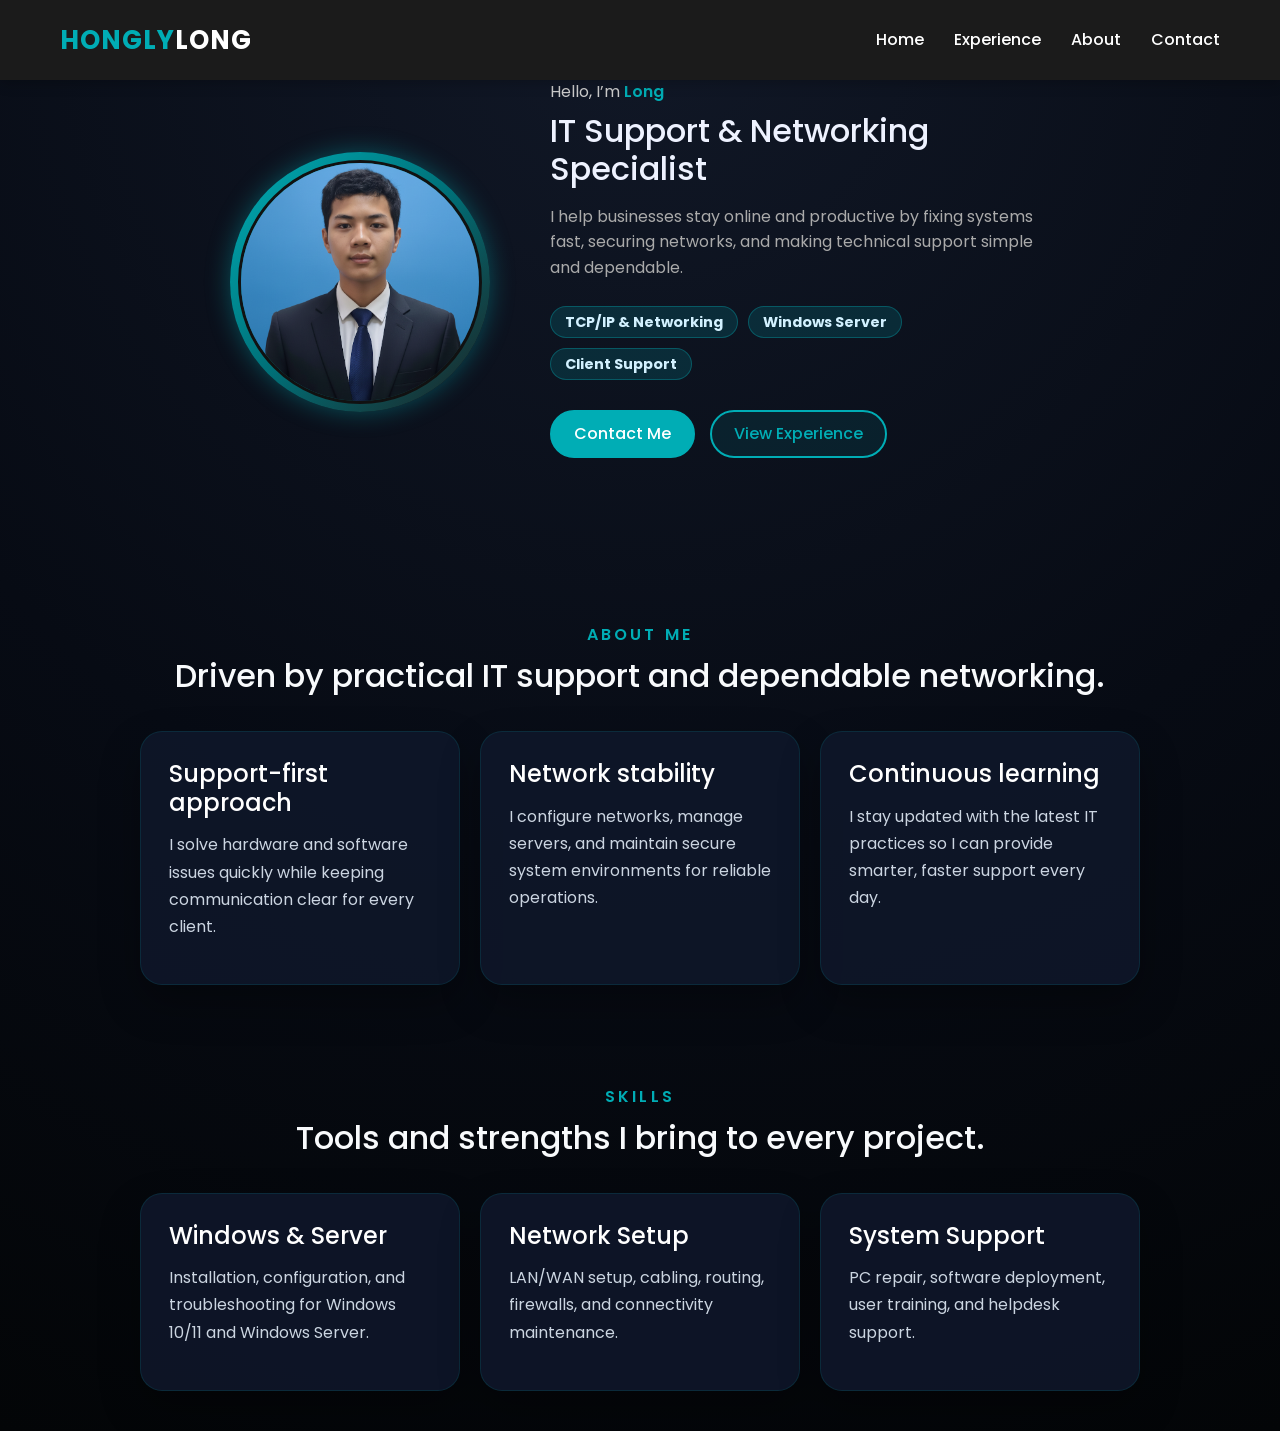
<file: newcv2.com/about.html>
<!DOCTYPE html>
<html lang="en">

<head>
    <meta charset="UTF-8">
    <meta name="viewport" content="width=device-width, initial-scale=1.0">
    <title>About | HONGLY LONG</title>
    <link href="https://cdn.jsdelivr.net/npm/bootstrap@5.3.8/dist/css/bootstrap.min.css" rel="stylesheet"
        integrity="sha384-sRIl4kxILFvY47J16cr9ZwB07vP4J8+LH7qKQnuqkuIAvNWLzeN8tE5YBujZqJLB" crossorigin="anonymous">
    <link href="https://unpkg.com/aos@2.3.1/dist/aos.css" rel="stylesheet">
    <link rel="stylesheet" href="style.css">
</head>

<body>
    <header>
        <div class="logo">HONGLY<span>LONG</span></div>
        <nav class="navbar" id="navbar">
            <a href="index.html">Home</a>
            <a href="experince.html">Experience</a>
            <a href="about.html" class="active">About</a>
            <a href="contact.html">Contact</a>
        </nav>
        <div class="menu-toggle" id="menu-toggle">&#9776;</div>
    </header>

    <main class="about-page">
        <section class="hero" data-aos="fade-right">
            <div class="profile-pic">
                <img src="unnamed (3).png" alt="Long Profile Photo">
            </div>

            <div class="intro">
                <p class="intro-tag">Hello, I’m <span class="highlight">Long</span></p>
                <h2>IT Support &amp; Networking Specialist</h2>
                <p class="bio">I help businesses stay online and productive by fixing systems fast, securing networks, and making technical support simple and dependable.</p>
                <div class="hero-badges">
                    <span class="badge">TCP/IP & Networking</span>
                    <span class="badge">Windows Server</span>
                    <span class="badge">Client Support</span>
                </div>
                <div class="buttons">
                    <a href="contact.html" class="btn primary">Contact Me</a>
                    <a href="experince.html" class="btn secondary">View Experience</a>
                </div>
            </div>
        </section>

        <section class="about" data-aos="fade-up">
            <div class="section-title">
                <span>About Me</span>
                <h3>Driven by practical IT support and dependable networking.</h3>
            </div>

            <div class="feature-cards">
                <article class="feature-card" data-aos="zoom-in" data-aos-delay="100">
                    <h4>Support-first approach</h4>
                    <p>I solve hardware and software issues quickly while keeping communication clear for every client.</p>
                </article>
                <article class="feature-card" data-aos="zoom-in" data-aos-delay="200">
                    <h4>Network stability</h4>
                    <p>I configure networks, manage servers, and maintain secure system environments for reliable operations.</p>
                </article>
                <article class="feature-card" data-aos="zoom-in" data-aos-delay="300">
                    <h4>Continuous learning</h4>
                    <p>I stay updated with the latest IT practices so I can provide smarter, faster support every day.</p>
                </article>
            </div>
        </section>

        <section class="about" data-aos="fade-up" data-aos-delay="400">
            <div class="section-title">
                <span>Skills</span>
                <h3>Tools and strengths I bring to every project.</h3>
            </div>

            <div class="feature-cards">
                <article class="feature-card">
                    <h4>Windows & Server</h4>
                    <p>Installation, configuration, and troubleshooting for Windows 10/11 and Windows Server.</p>
                </article>
                <article class="feature-card">
                    <h4>Network Setup</h4>
                    <p>LAN/WAN setup, cabling, routing, firewalls, and connectivity maintenance.</p>
                </article>
                <article class="feature-card">
                    <h4>System Support</h4>
                    <p>PC repair, software deployment, user training, and helpdesk support.</p>
                </article>
            </div>
        </section>
    </main>

    <script src="https://unpkg.com/aos@2.3.1/dist/aos.js"></script>
    <script>
        AOS.init({ duration: 900, once: true });
    </script>
    <script src="https://cdn.jsdelivr.net/npm/bootstrap@5.0.2/dist/js/bootstrap.bundle.min.js"
        integrity="sha384-MrcW6ZMFYlzcLA8Nl+NtUVF0sA7MsXsP1UyJoMp4YLEuNSfAP+JcXn/tWtIaxVXM"
        crossorigin="anonymous"></script>
    <script src="script.js"></script>
</body>

</html>
</file>
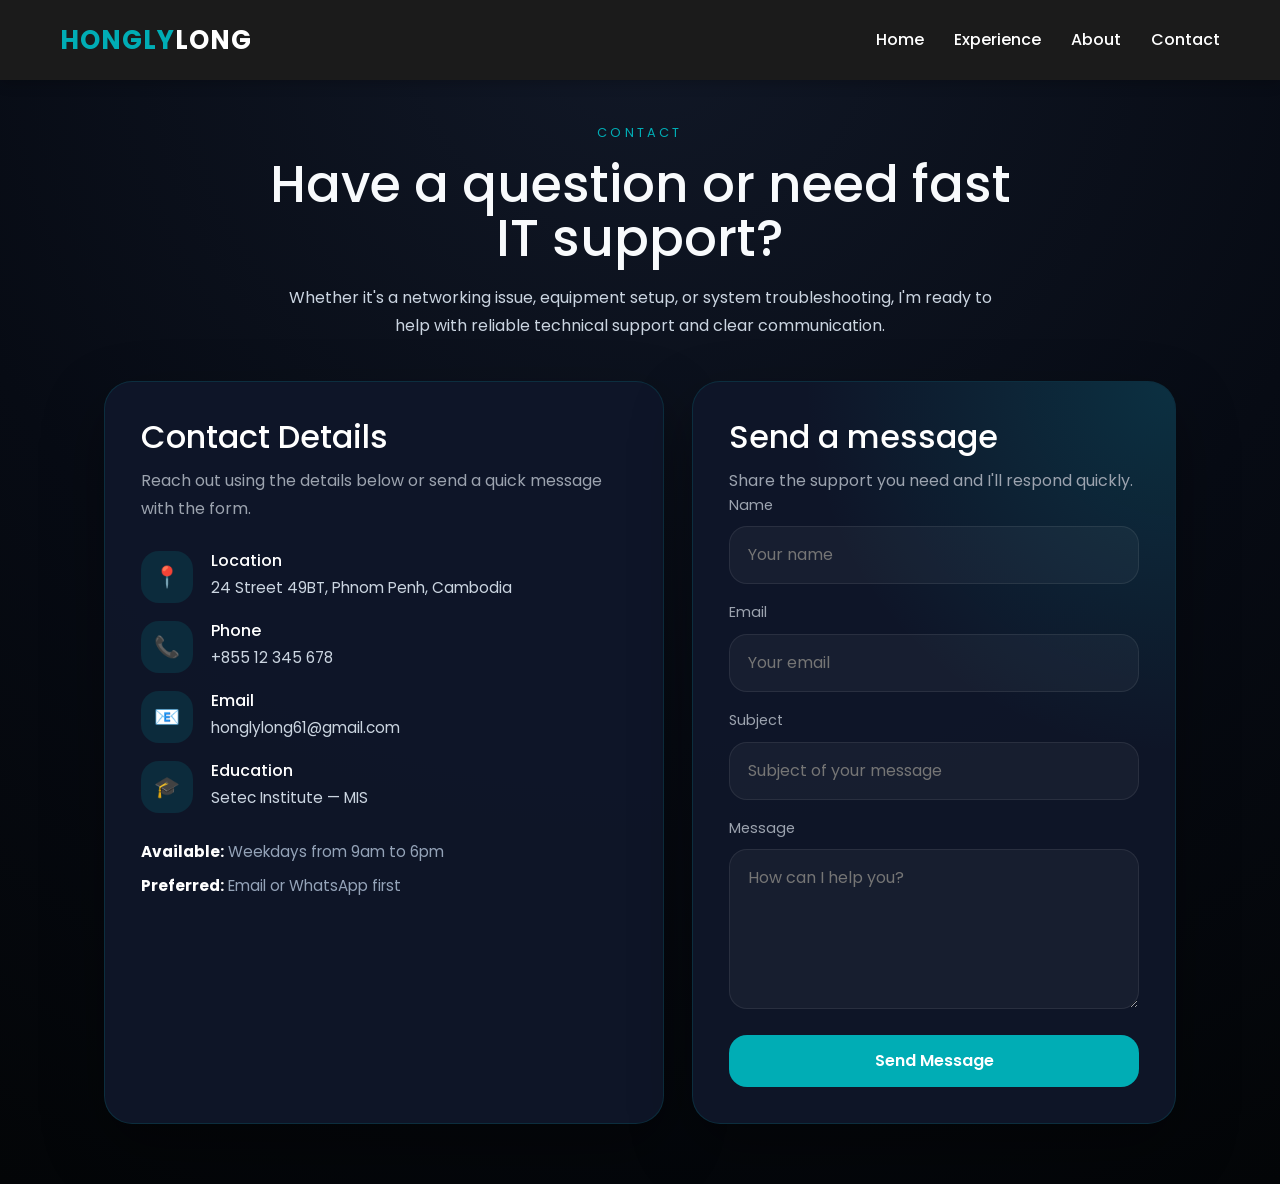
<file: newcv2.com/contact.html>
<!DOCTYPE html>
<html lang="en">

<head>
    <meta charset="UTF-8">
    <meta name="viewport" content="width=device-width, initial-scale=1.0">
    <title>MY PF</title>
    <link href="https://cdn.jsdelivr.net/npm/bootstrap@5.3.8/dist/css/bootstrap.min.css" rel="stylesheet"
        integrity="sha384-sRIl4kxILFvY47J16cr9ZwB07vP4J8+LH7qKQnuqkuIAvNWLzeN8tE5YBujZqJLB" crossorigin="anonymous">
    <link href="https://unpkg.com/aos@2.3.1/dist/aos.css" rel="stylesheet">
    <link rel="stylesheet" href="style.css">
</head>

<body>
    <header>
        <div class="logo">HONGLY<span>LONG</span></div>
        <nav class="navbar" id="navbar">
            <a href="index.html">Home</a>
            <a href="experince.html">Experience</a>
            <a href="about.html">About</a>
            <a href="contact.html" class="active">Contact</a>
        </nav>
        <div class="menu-toggle" id="menu-toggle">&#9776;</div>
    </header>

    <main class="contact-page">
        <section class="contact-hero" data-aos="fade-right">
            <span>Contact</span>
            <h1>Have a question or need fast IT support?</h1>
            <p>Whether it's a networking issue, equipment setup, or system troubleshooting, I'm ready to help with reliable technical support and clear communication.</p>
        </section>

        <div class="contact-grid">
            <section class="contact-panel contact-details" data-aos="fade-up" data-aos-delay="100">
                <div class="panel-heading">
                    <h2>Contact Details</h2>
                    <p>Reach out using the details below or send a quick message with the form.</p>
                </div>

                <div class="contact-info-list">
                    <div class="contact-item">
                        <span class="icon">📍</span>
                        <div>
                            <h4>Location</h4>
                            <p>24 Street 49BT, Phnom Penh, Cambodia</p>
                        </div>
                    </div>

                    <div class="contact-item">
                        <span class="icon">📞</span>
                        <div>
                            <h4>Phone</h4>
                            <p><a href="tel:+85512345678">+855 12 345 678</a></p>
                        </div>
                    </div>

                    <div class="contact-item">
                        <span class="icon">📧</span>
                        <div>
                            <h4>Email</h4>
                            <p><a href="mailto:honglylong61@gmail.com">honglylong61@gmail.com</a></p>
                        </div>
                    </div>

                    <div class="contact-item">
                        <span class="icon">🎓</span>
                        <div>
                            <h4>Education</h4>
                            <p>Setec Institute — MIS</p>
                        </div>
                    </div>
                </div>

                <div class="contact-meta">
                    <span><strong>Available:</strong> Weekdays from 9am to 6pm</span>
                    <span><strong>Preferred:</strong> Email or WhatsApp first</span>
                </div>
            </section>

            <section class="contact-panel contact-form-card" data-aos="fade-up" data-aos-delay="200">
                <div class="contact-form-wrap">
                    <div class="form-head">
                        <h2>Send a message</h2>
                        <p>Share the support you need and I'll respond quickly.</p>
                    </div>

                    <form id="contact-form" action="mailto:sadboylong8@gmail.com" method="post" enctype="text/plain">
                        <div class="form-group">
                            <label for="name">Name</label>
                            <input id="name" type="text" class="form-input" name="Name" placeholder="Your name" required>
                        </div>

                        <div class="form-group">
                            <label for="email">Email</label>
                            <input id="email" type="email" class="form-input" name="Email" placeholder="Your email" required>
                        </div>

                        <div class="form-group">
                            <label for="subject">Subject</label>
                            <input id="subject" type="text" class="form-input" name="Subject" placeholder="Subject of your message">
                        </div>

                        <div class="form-group">
                            <label for="message">Message</label>
                            <textarea id="message" class="form-textarea" name="Message" placeholder="How can I help you?" required></textarea>
                        </div>

                        <button type="submit" class="btn primary submit-btn">Send Message</button>
                    </form>
                </div>
            </section>
        </div>
    </main>

    <script src="https://unpkg.com/aos@2.3.1/dist/aos.js"></script>
    <script>
        AOS.init({ duration: 900, once: true });
    </script>
    <script src="https://cdn.jsdelivr.net/npm/bootstrap@5.0.2/dist/js/bootstrap.bundle.min.js"
        integrity="sha384-MrcW6ZMFYlzcLA8Nl+NtUVF0sA7MsXsP1UyJoMp4YLEuNSfAP+JcXn/tWtIaxVXM"
        crossorigin="anonymous"></script>
    <script src="script.js"></script>
    <script src="contact.js"></script>
</body>
</file>
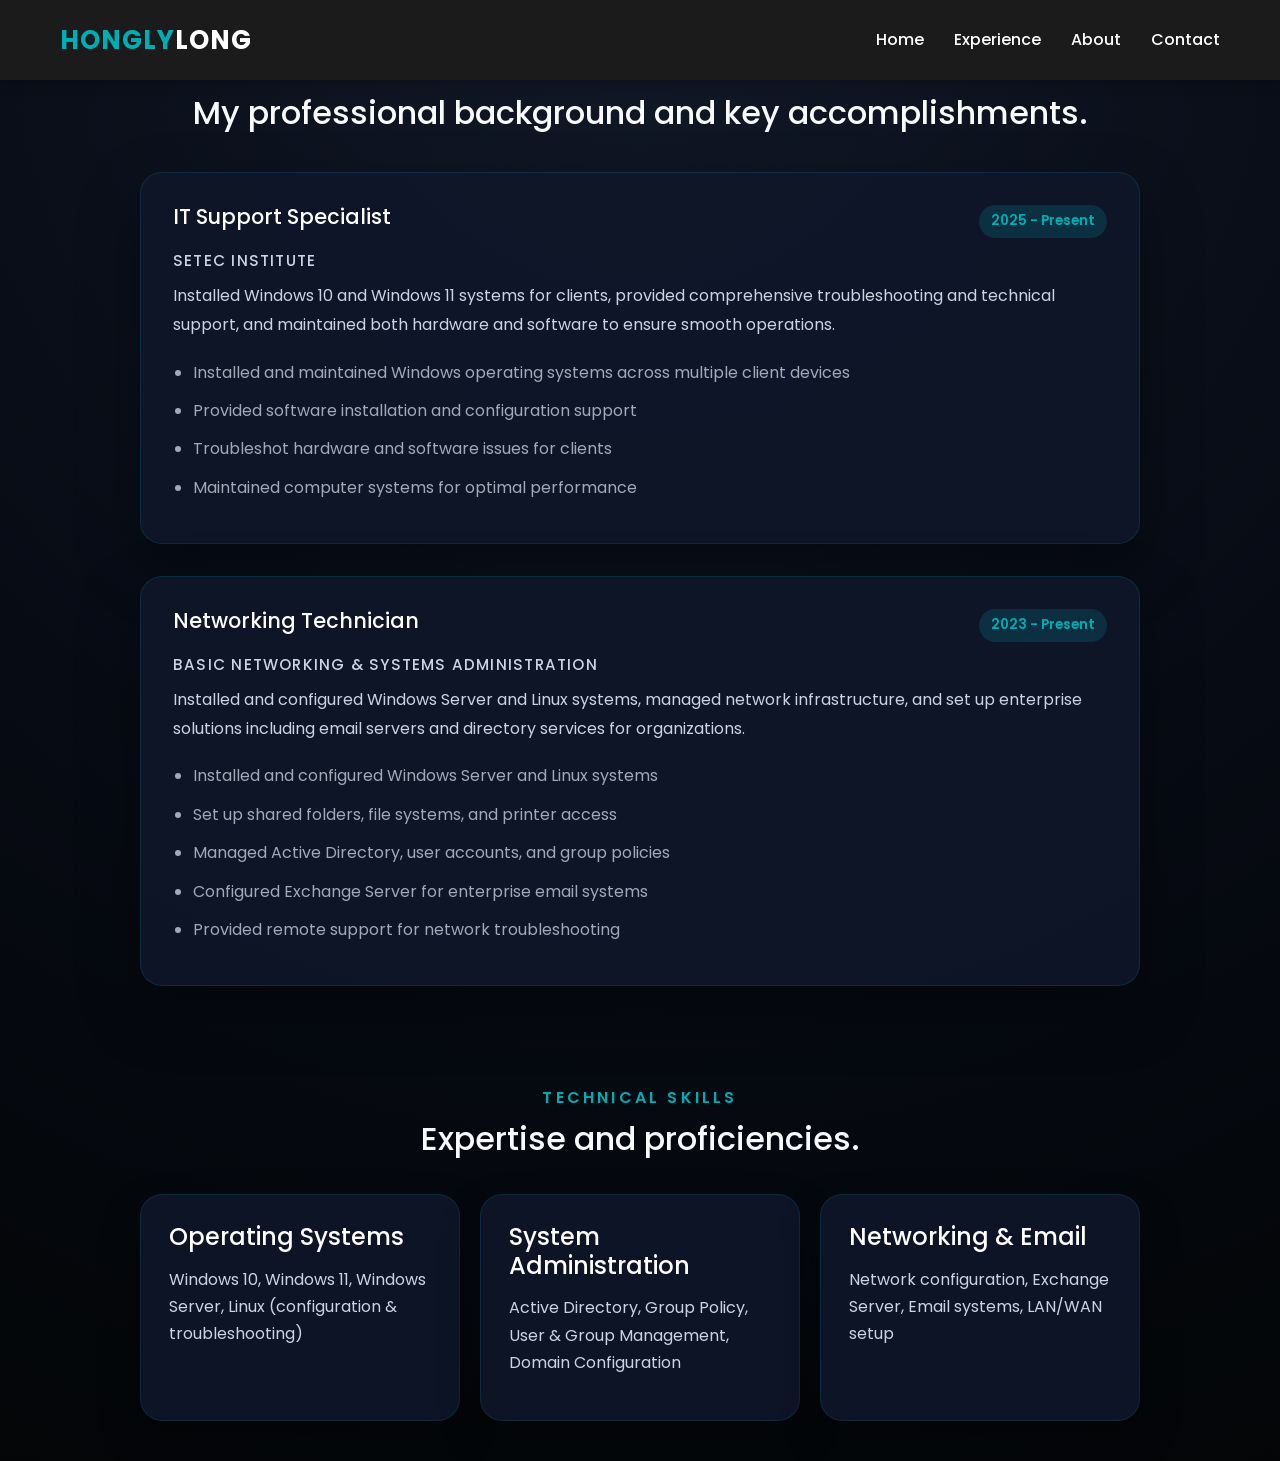
<file: newcv2.com/experince.html>
<!DOCTYPE html>
<html lang="en">

<head>
    <meta charset="UTF-8">
    <meta name="viewport" content="width=device-width, initial-scale=1.0">
    <title>Experience | HONGLY LONG</title>
    <link href="https://cdn.jsdelivr.net/npm/bootstrap@5.3.8/dist/css/bootstrap.min.css" rel="stylesheet"
        integrity="sha384-sRIl4kxILFvY47J16cr9ZwB07vP4J8+LH7qKQnuqkuIAvNWLzeN8tE5YBujZqJLB" crossorigin="anonymous">
    <link href="https://unpkg.com/aos@2.3.1/dist/aos.css" rel="stylesheet">
    <link rel="stylesheet" href="style.css">
</head>

<body>
    <header>
        <div class="logo">HONGLY<span>LONG</span></div>
        <nav class="navbar" id="navbar">
            <a href="index.html">Home</a>
            <a href="experince.html" class="active">Experience</a>
            <a href="about.html">About</a>
            <a href="contact.html">Contact</a>
        </nav>
        <div class="menu-toggle" id="menu-toggle">&#9776;</div>
    </header>

    <main class="about-page">
        <section class="about" data-aos="fade-up">
            <div class="section-title">
                <span>Experience</span>
                <h3>My professional background and key accomplishments.</h3>
            </div>

            <div class="experience-timeline">
                <div class="exp-item" data-aos="fade-up" data-aos-delay="100">
                    <div class="exp-header">
                        <h4>IT Support Specialist</h4>
                        <span class="exp-date">2025 - Present</span>
                    </div>
                    <h5>SETEC INSTITUTE</h5>
                    <p>Installed Windows 10 and Windows 11 systems for clients, provided comprehensive troubleshooting and technical support, and maintained both hardware and software to ensure smooth operations.</p>
                    <ul>
                        <li>Installed and maintained Windows operating systems across multiple client devices</li>
                        <li>Provided software installation and configuration support</li>
                        <li>Troubleshot hardware and software issues for clients</li>
                        <li>Maintained computer systems for optimal performance</li>
                    </ul>
                </div>

                <div class="exp-item" data-aos="fade-up" data-aos-delay="200">
                    <div class="exp-header">
                        <h4>Networking Technician</h4>
                        <span class="exp-date">2023 - Present</span>
                    </div>
                    <h5>Basic Networking & Systems Administration</h5>
                    <p>Installed and configured Windows Server and Linux systems, managed network infrastructure, and set up enterprise solutions including email servers and directory services for organizations.</p>
                    <ul>
                        <li>Installed and configured Windows Server and Linux systems</li>
                        <li>Set up shared folders, file systems, and printer access</li>
                        <li>Managed Active Directory, user accounts, and group policies</li>
                        <li>Configured Exchange Server for enterprise email systems</li>
                        <li>Provided remote support for network troubleshooting</li>
                    </ul>
                </div>
            </div>
        </section>

        <section class="about" data-aos="fade-up" data-aos-delay="300">
            <div class="section-title">
                <span>Technical Skills</span>
                <h3>Expertise and proficiencies.</h3>
            </div>

            <div class="feature-cards">
                <article class="feature-card" data-aos="zoom-in" data-aos-delay="100">
                    <h4>Operating Systems</h4>
                    <p>Windows 10, Windows 11, Windows Server, Linux (configuration & troubleshooting)</p>
                </article>
                <article class="feature-card" data-aos="zoom-in" data-aos-delay="200">
                    <h4>System Administration</h4>
                    <p>Active Directory, Group Policy, User & Group Management, Domain Configuration</p>
                </article>
                <article class="feature-card" data-aos="zoom-in" data-aos-delay="300">
                    <h4>Networking & Email</h4>
                    <p>Network configuration, Exchange Server, Email systems, LAN/WAN setup</p>
                </article>
            </div>
        </section>
    </main>

    <script src="https://unpkg.com/aos@2.3.1/dist/aos.js"></script>
    <script>
        AOS.init({ duration: 900, once: true });
    </script>
    <script src="https://cdn.jsdelivr.net/npm/bootstrap@5.0.2/dist/js/bootstrap.bundle.min.js"
        integrity="sha384-MrcW6ZMFYlzcLA8Nl+NtUVF0sA7MsXsP1UyJoMp4YLEuNSfAP+JcXn/tWtIaxVXM"
        crossorigin="anonymous"></script>
    <script src="script.js"></script>
</body>

</html>
</file>
<file: newcv2.com/style.css>
@import url('https://fonts.googleapis.com/css2?family=Poppins:wght@400;600;700&display=swap');

* {
  margin: 0;
  padding: 0;
  box-sizing: border-box;
}

body {
  font-family: "Poppins", sans-serif;
  background-color: #f5f6fa;
  color: #fff;
}

header {
  position: fixed;
  top: 0;
  left: 0;
  width: 100%;
  background: linear-gradient(90deg, #4b6cb7, #182848);
  display: flex;
  justify-content: space-between;
  align-items: center;
  padding: 15px 40px;
  box-shadow: 0 4px 12px rgba(0, 0, 0, 0.2);
  z-index: 999;
}

.logo {
  font-size: 1.8rem;
  font-weight: 700;
  letter-spacing: 1px;
}

.logo span {
  color: #ffcc00;
}

.navbar {
  display: flex;
  gap: 30px;
}

.navbar a {
  color: #fff;
  text-decoration: none;
  font-size: 1rem;
  position: relative;
  transition: color 0.3s ease;
}

.navbar a::after {
  content: "";
  position: absolute;
  width: 0;
  height: 3px;
  bottom: -6px;
  left: 0;
  /* background-color: #ffcc00; */
  transition: width 0.3s ease;
  border-radius: 2px;
}

.navbar a:hover::after,
.navbar a.active::after {
  width: 100%;
}

.navbar a:hover {
  color: #ffcc00;
}

.menu-toggle {
  display: none;
  font-size: 1.8rem;
  cursor: pointer;
}

/* Mobile Styles */
@media (max-width: 768px) {
  header {
    padding: 15px 20px;
  }

  .menu-toggle {
    display: block;
  }

  .navbar {
    position: absolute;
    top: 70px;
    right: 0;
    width: 100%;
    background: rgba(24, 40, 72, 0.95);
    flex-direction: column;
    align-items: center;
    gap: 20px;
    padding: 20px 0;
    display: none;
    transition: all 0.3s ease-in-out;
  }

  .navbar.active {
    display: flex;
    animation: slideDown 0.4s ease;
  }

  @keyframes slideDown {
    from {
      opacity: 0;
      transform: translateY(-10px);
    }
    to {
      opacity: 1;
      transform: translateY(0);
    }
  }
}

/* Smooth scrolling for anchor links */
html {
  scroll-behavior: smooth;
}

.pf-edit{
  width: 200px;
  height: 300px;
  border-radius: 30px;
  overflow: hidden;

  
}
.border-pf{
  height: 300px;
  width: 200px;
  border-radius: 30px;
  border: 4px solid;
  overflow: hidden;
  margin-top: 200px;
 
}
@import url('https://fonts.googleapis.com/css2?family=Poppins:wght@300;400;600;700&display=swap');

* {
  margin: 0;
  padding: 0;
  box-sizing: border-box;
  font-family: 'Poppins', sans-serif;
}

body {
  background: radial-gradient(circle at top, #111827 0%, #070b14 55%, #030507 100%);
  color: #eef2ff;
  overflow-x: hidden;
}

/* ---------- HEADER ---------- */
header {
  display: flex;
  justify-content: space-between;
  align-items: center;
  padding: 20px 60px;
  background: #1b1b1b;
  flex-wrap: wrap;
}

.logo {
  font-size: 1.6em;
  font-weight: 700;
  color: #00adb5;
}

.logo span {
  color: #fff;
}

nav {
  display: flex;
  flex-wrap: wrap;
  gap: 15px;
}

nav a {
  color: #ccc;
  text-decoration: none;
  font-weight: 500;
  transition: 0.3s;
}

nav a:hover {
  color: #00adb5;
}

/* ---------- HERO SECTION ---------- */
.hero {
  display: flex;
  justify-content: center;
  align-items: center;
  gap: 60px;
  padding: 80px 60px;
  flex-wrap: wrap;
}

.profile-pic {
  width: 260px;
  height: 260px;
  border-radius: 50%;
  padding: 8px;
  background: linear-gradient(135deg, #00adb5, #006f77, #1f1f1f);
  box-shadow: 0 0 25px rgba(0, 173, 181, 0.4);
  flex-shrink: 0;
}

.profile-pic img {
  width: 100%;
  height: 100%;
  border-radius: 50%;
  object-fit: cover;
  border: 3px solid #111;
}

/* ---------- INTRO SECTION ---------- */
.intro {
  max-width: 500px;
  text-align: left;
}

.intro-tag {
  font-weight: 400;
  color: #ccc;
  margin-bottom: 8px;
}

.highlight {
  color: #00adb5;
  font-weight: 600;
}

.typing-text {
  font-size: 1.4em;
  color: #00adb5;
  border-right: 3px solid #00adb5;
  white-space: nowrap;
  overflow: hidden;
  animation: blink 0.8s infinite;
}

@keyframes blink {
  0%, 100% { border-color: transparent; }
  50% { border-color: #00adb5; }
}

.bio {
  color: #aaa;
  line-height: 1.6;
  margin-top: 15px;
  margin-bottom: 25px;
}

/* ---------- BUTTONS ---------- */
.buttons {
  display: flex;
  gap: 15px;
  flex-wrap: wrap;
  margin-bottom: 25px;
}

.btn {
  text-decoration: none;
  padding: 10px 22px;
  border-radius: 25px;
  border: 2px solid #00adb5;
  font-weight: 500;
  transition: 0.3s ease;
}

.btn.primary {
  background: #00adb5;
  color: #fff;
}

.btn.secondary {
  background: rgba(0, 173, 181, 0.1);
  color: #00adb5;
}

.btn:hover {
  transform: translateY(-3px);
  box-shadow: 0 8px 22px rgba(0, 173, 181, 0.25);
}

.hero-badges {
  display: flex;
  flex-wrap: wrap;
  gap: 10px;
  margin: 20px 0 30px;
}

.badge {
  display: inline-block;
  padding: 8px 14px;
  border-radius: 999px;
  background: rgba(0, 173, 181, 0.17);
  color: #d2f1ff;
  font-size: 0.9rem;
  border: 1px solid rgba(0, 173, 181, 0.35);
}

.about {
  max-width: 1040px;
  margin: 0 auto;
  padding: 60px 20px 40px;
}

.section-title {
  text-align: center;
  margin-bottom: 35px;
}

.section-title span {
  display: inline-block;
  color: #00adb5;
  font-weight: 600;
  letter-spacing: 0.2em;
  text-transform: uppercase;
  margin-bottom: 10px;
}

.section-title h3 {
  font-size: 2rem;
  color: #f8fafc;
  line-height: 1.2;
}

.feature-cards {
  display: grid;
  grid-template-columns: repeat(3, minmax(220px, 1fr));
  gap: 20px;
}

.feature-card {
  background: rgba(15, 23, 42, 0.9);
  border: 1px solid rgba(0, 173, 181, 0.14);
  border-radius: 22px;
  padding: 28px;
  box-shadow: 0 18px 40px rgba(0, 0, 0, 0.3);
  transition: transform 0.3s ease, border-color 0.3s ease;
}

.feature-card:hover {
  transform: translateY(-6px);
  border-color: #00adb5;
}

.feature-card h4 {
  color: #fff;
  margin-bottom: 14px;
}

.feature-card p {
  color: #cbd5e1;
  line-height: 1.7;
}

footer {
  background: transparent;
  text-align: center;
  padding: 30px 20px 40px;
  color: #94a3b8;
  font-size: 0.95rem;
}

footer a {
  color: #00adb5;
  text-decoration: none;
}

footer a:hover {
  text-decoration: underline;
}

/* ---------- SOCIAL ICONS ---------- */
.socials {
  display: flex;
  gap: 15px;
  justify-content: flex-start;
}

.socials a {
  display: inline-flex;
  align-items: center;
  justify-content: center;
  width: 42px;
  height: 42px;
  border-radius: 50%;
  background: rgba(0, 173, 181, 0.12);
  transition: 0.3s ease;
}

.socials a:hover {
  background: rgba(0, 173, 181, 0.25);
  transform: translateY(-4px);
}

.socials img {
  width: 24px;
  height: 24px;
  filter: none;
  transition: 0.3s;
}

.socials img:hover {
  transform: scale(1.15);
}

/* ---------- FOOTER ---------- */
footer {
  background: #1b1b1b;
  text-align: center;
  padding: 20px;
  color: #888;
  font-size: 0.9em;
  margin-top: 50px;
}

/* ---------- RESPONSIVE DESIGN ---------- */
@media (max-width: 992px) {
  .hero {
    flex-direction: column;
    padding: 60px 30px;
    text-align: center;
  }

  .intro {
    text-align: center;
  }

  .buttons {
    justify-content: center;
  }

  .socials {
    justify-content: center;
  }

  .feature-cards {
    grid-template-columns: 1fr 1fr;
  }
}

@media (max-width: 680px) {
  .feature-cards {
    grid-template-columns: 1fr;
  }
}

@media (max-width: 480px) {
  header {
    padding: 15px 25px;
    flex-direction: column;
    text-align: center;
  }

  nav {
    justify-content: center;
  }

  .profile-pic {
    width: 200px;
    height: 200px;
  }

  .typing-text {
    font-size: 1.1em;
  }

  .btn {
    padding: 8px 18px;
  }
}

/* ---------- CONTACT PAGE ---------- */
.contact-page {
  min-height: 100vh;
  padding: 120px 24px 60px;
  max-width: 1120px;
  margin: 0 auto;
}

.contact-hero {
  max-width: 760px;
  margin: 0 auto 40px;
  text-align: center;
}

.contact-hero span {
  display: inline-block;
  color: #00adb5;
  text-transform: uppercase;
  letter-spacing: 0.25em;
  font-size: 0.8rem;
  margin-bottom: 16px;
}

.contact-hero h1 {
  font-size: 3.2rem;
  line-height: 1.05;
  color: #f8fafc;
  margin-bottom: 18px;
}

.contact-hero p {
  color: #cbd5e1;
  line-height: 1.8;
  max-width: 720px;
  margin: 0 auto;
}

.contact-grid {
  display: grid;
  grid-template-columns: 1.1fr 0.95fr;
  gap: 28px;
}

.contact-panel {
  background: rgba(15, 23, 42, 0.95);
  border: 1px solid rgba(0, 173, 181, 0.16);
  border-radius: 28px;
  padding: 36px;
  box-shadow: 0 24px 60px rgba(0, 0, 0, 0.35);
}

.panel-heading h2,
.form-head h2 {
  color: #fff;
  margin-bottom: 10px;
}

.panel-heading p,
.form-head p {
  color: #9ca3af;
  line-height: 1.75;
  margin: 0;
}

.contact-info-list {
  display: grid;
  gap: 18px;
  margin-top: 28px;
}

.contact-item {
  display: flex;
  gap: 18px;
  align-items: flex-start;
}

.contact-item .icon {
  width: 52px;
  height: 52px;
  display: grid;
  place-items: center;
  border-radius: 18px;
  background: rgba(0, 173, 181, 0.14);
  color: #00adb5;
  font-size: 1.3rem;
  flex-shrink: 0;
}

.contact-item h4 {
  margin: 0 0 6px;
  color: #fff;
  font-size: 1rem;
}

.contact-item p,
.contact-item a {
  margin: 0;
  color: #cbd5e1;
  font-size: 0.96rem;
  text-decoration: none;
}

.contact-item a:hover {
  color: #d1fae5;
}

.contact-meta {
  margin-top: 28px;
  display: grid;
  gap: 12px;
}

.contact-meta span {
  color: #94a3b8;
  font-size: 0.95rem;
}

.contact-meta strong {
  color: #fff;
}

.contact-form-card {
  position: relative;
  overflow: hidden;
}

.contact-form-card::before {
  content: "";
  position: absolute;
  inset: 0;
  background: radial-gradient(circle at top right, rgba(0, 173, 181, 0.18), transparent 42%);
  pointer-events: none;
}

.contact-form-wrap {
  position: relative;
  z-index: 1;
}

.form-group {
  display: grid;
  gap: 10px;
  margin-bottom: 18px;
}

.form-group label {
  color: #9ca3af;
  font-size: 0.9rem;
}

.form-input,
.form-textarea {
  width: 100%;
  background: rgba(255, 255, 255, 0.04);
  border: 1px solid rgba(255, 255, 255, 0.08);
  color: #eef2ff;
  padding: 16px 18px;
  border-radius: 18px;
  outline: none;
  transition: border-color 0.3s ease, transform 0.2s ease;
}

.form-input:focus,
.form-textarea:focus {
  border-color: #00adb5;
  transform: translateY(-1px);
}

.form-textarea {
  min-height: 160px;
  resize: vertical;
}

.submit-btn {
  width: 100%;
  display: inline-flex;
  justify-content: center;
  align-items: center;
  padding: 14px 0;
  margin-top: 8px;
  border-radius: 18px;
  border: none;
  background: #00adb5;
  color: #fff;
  font-weight: 600;
  cursor: pointer;
  transition: transform 0.25s ease, box-shadow 0.25s ease;
}

.submit-btn:hover {
  transform: translateY(-2px);
  box-shadow: 0 15px 30px rgba(0, 173, 181, 0.25);
}

@media (max-width: 992px) {
  .contact-grid {
    grid-template-columns: 1fr;
  }
}

@media (max-width: 680px) {
  .contact-page {
    padding: 100px 20px 40px;
  }

  .contact-hero h1 {
    font-size: 2.4rem;
  }

  .contact-panel {
    padding: 26px;
  }
}

/* ---------- EXPERIENCE PAGE ---------- */
.experience-timeline {
  display: grid;
  gap: 32px;
  margin-top: 40px;
}

.exp-item {
  background: rgba(15, 23, 42, 0.9);
  border: 1px solid rgba(0, 173, 181, 0.16);
  border-radius: 22px;
  padding: 32px;
  box-shadow: 0 24px 60px rgba(0, 0, 0, 0.35);
  transition: border-color 0.3s ease, transform 0.3s ease;
}

.exp-item:hover {
  border-color: #00adb5;
  transform: translateY(-4px);
}

.exp-header {
  display: flex;
  justify-content: space-between;
  align-items: flex-start;
  gap: 20px;
  margin-bottom: 14px;
}

.exp-header h4 {
  margin: 0;
  color: #fff;
  font-size: 1.3rem;
}

.exp-date {
  background: rgba(0, 173, 181, 0.18);
  color: #00adb5;
  padding: 6px 12px;
  border-radius: 20px;
  font-size: 0.85rem;
  font-weight: 600;
  white-space: nowrap;
}

.exp-item h5 {
  margin: 0 0 12px;
  color: #cbd5e1;
  font-size: 0.95rem;
  text-transform: uppercase;
  letter-spacing: 0.08em;
}

.exp-item p {
  color: #cbd5e1;
  line-height: 1.8;
  margin-bottom: 18px;
}

.exp-item ul {
  margin: 0;
  padding-left: 20px;
  color: #a1aab5;
  line-height: 1.9;
}

.exp-item li {
  margin-bottom: 8px;
}

@media (max-width: 992px) {
  .exp-header {
    flex-direction: column;
    gap: 10px;
  }

  .exp-item {
    padding: 24px;
  }
}
</file>
